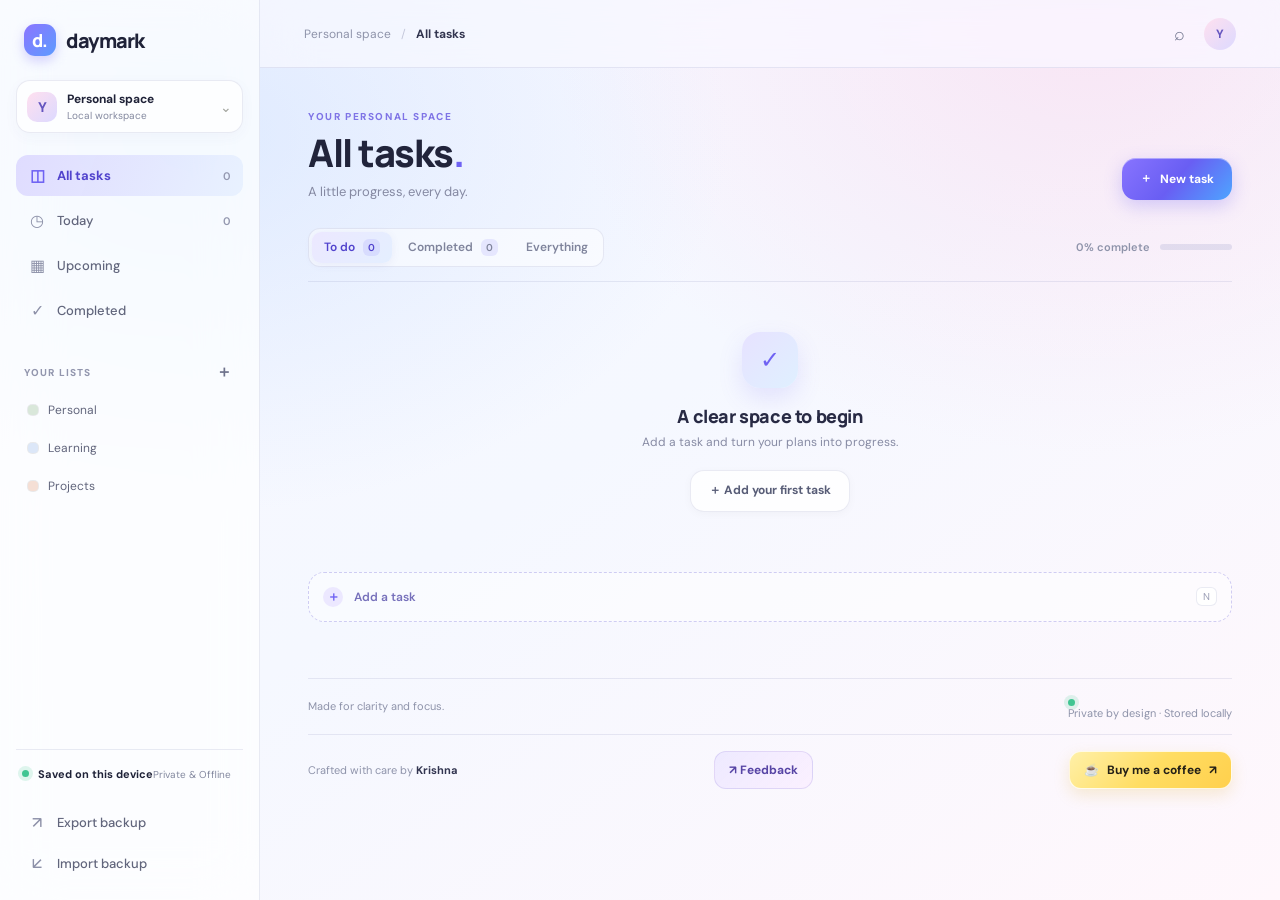
<file: index.html>
<!doctype html>
<html lang="en">
<head>
  <meta charset="utf-8">
  <meta name="viewport" content="width=device-width, initial-scale=1, viewport-fit=cover">
  <meta name="theme-color" content="#7167f8">
  <meta name="description" content="A calm, minimal personal to-do list with custom lists, covers, and task attachments.">
  <title>Daymark — To-do</title>
  
  <link rel="manifest" href="./manifest.webmanifest">
  <link rel="icon" href="./icon.svg" type="image/svg+xml">
  <link rel="apple-touch-icon" href="./icon-192.png">
  <link rel="stylesheet" href="./styles.css">
</head>
<body>
  <div class="app-shell">
    <aside class="sidebar" id="sidebar">
      <a class="brand" href="#" aria-label="Daymark home"><span class="brand-mark">d.</span><span>daymark</span></a>
      <button class="workspace-button" id="workspaceButton"><span class="avatar">Y</span><span><strong>Personal space</strong><small>Local workspace</small></span><span class="chevron">⌄</span></button>
      <nav class="main-nav" aria-label="Main navigation">
        <button class="nav-item active" data-view="all"><span class="nav-icon">◫</span> All tasks <span class="nav-count" id="allCount">0</span></button>
        <button class="nav-item" data-view="today"><span class="nav-icon">◷</span> Today <span class="nav-count" id="todayCount">0</span></button>
        <button class="nav-item" data-view="upcoming"><span class="nav-icon">▦</span> Upcoming</button>
        <button class="nav-item" data-view="completed"><span class="nav-icon">✓</span> Completed</button>
      </nav>
      <div class="sidebar-section">
        <div class="section-label"><span>YOUR LISTS</span><button class="icon-button small" id="addListSide" aria-label="Create list" title="Create list">＋</button></div>
        <div id="listNav" class="list-nav"></div>
      </div>
      <div class="sidebar-bottom">
        <div class="storage-note"><span class="status-dot"></span><span><strong id="storageStatusText">Saved on this device</strong><small>Private &amp; Offline</small></span></div>
        <button class="nav-item" id="backupButton"><span class="nav-icon">↗</span> Export backup</button>
        <label class="nav-item import-label"><span class="nav-icon">↙</span> Import backup<input id="importFile" type="file" accept="application/json,.json" hidden></label>
      </div>
    </aside>

    <main class="main-content">
      <header class="topbar">
        <button class="icon-button mobile-menu" id="menuButton" aria-label="Open menu">☰</button>
        <a class="topbar-brand" href="#" aria-label="Daymark home">
          <span class="brand-mark">d.</span>
          <span class="topbar-brand-name">daymark</span>
        </a>
        <div class="breadcrumbs"><span>Personal space</span><span class="crumb-divider">/</span><strong id="breadcrumbCurrent">All tasks</strong></div>
        <div class="top-actions">
          <button class="icon-button" id="searchButton" aria-label="Search tasks" title="Search">⌕</button>
          <button class="avatar user-avatar" aria-label="Local profile">Y</button>
        </div>
      </header>

      <section class="content-wrap">
        <div class="page-heading">
          <div class="heading-copy">
            <div class="eyebrow" id="pageEyebrow">YOUR PERSONAL SPACE</div>
            <h1 id="pageTitle">All tasks<span class="heading-period">.</span></h1>
            <p id="pageDescription">A little progress, every day.</p>
          </div>
          <button class="primary-button" id="newTaskButton"><span>＋</span> New task</button>
        </div>

        <div id="searchRow" class="search-row hidden">
          <span>⌕</span><input id="searchInput" placeholder="Search tasks, notes, or lists…" autocomplete="off">
          <button class="icon-button small" id="closeSearch" aria-label="Close search">×</button>
        </div>

        <!-- Top List Hero with Delete & Edit controls on top of Notes -->
        <section id="listHero" class="list-hero hidden">
          <div class="hero-image" id="heroImage"></div>
          <div class="hero-shade"></div>
          <div class="hero-content">
            <div class="hero-icon" id="heroIcon">✦</div>
            <div class="hero-text">
              <div class="hero-kicker">ACTIVE LIST</div>
              <h2 id="heroTitle">My list</h2>
              <p id="heroSubtitle">A place for what matters.</p>
            </div>
            <div class="hero-actions">
              <button class="glass-button" id="editListButton" title="Edit list name or color">✎ Edit list</button>
              <button class="glass-button danger-glass" id="deleteListButton" title="Delete this list">🗑 Delete list</button>
            </div>
          </div>
        </section>

        <div class="task-toolbar">
          <div class="view-tabs" id="viewTabs">
            <button class="view-tab active" data-filter="open">To do <span id="openCount">0</span></button>
            <button class="view-tab" data-filter="done">Completed <span id="doneCount">0</span></button>
            <button class="view-tab" data-filter="all">Everything</button>
          </div>
          <div class="toolbar-right"><span id="progressLabel">0% complete</span><div class="progress-track"><span id="progressBar"></span></div></div>
        </div>

        <div class="task-list" id="taskList"></div>
        
        <div class="empty-state" id="emptyState">
          <div class="empty-illustration"><span>✓</span></div>
          <h3 id="emptyTitle">A clear space to begin</h3>
          <p id="emptyDescription">Add a task and turn your plans into progress.</p>
          <button class="secondary-button" id="emptyAddButton">＋ Add your first task</button>
        </div>

        <button class="add-task-row" id="addTaskRow"><span class="add-circle">＋</span><span>Add a task</span><kbd>N</kbd></button>

        <footer class="page-footer">
          <span>Made for clarity and focus.</span>
          <span class="footer-privacy"><span class="footer-dot"></span> Private by design · Stored locally</span>
          <div class="creator-links" aria-label="Credits and links">
            <span class="creator-credit">Crafted with care by <strong>Krishna</strong></span>
            <a class="creator-link feedback-link" href="https://www.instagram.com/otaku_krishna1/" target="_blank" rel="noopener noreferrer" aria-label="Send feedback on Instagram">↗ Feedback</a>
            <a class="creator-link support-link" href="https://www.buymeacoffee.com/otaku_krishna" target="_blank" rel="noopener noreferrer" aria-label="Support Krishna by buying a coffee"><span aria-hidden="true">☕</span> Buy me a coffee <span class="support-arrow" aria-hidden="true">↗</span></a>
          </div>
        </footer>
      </section>
    </main>
  </div>

  <div class="mobile-scrim" id="mobileScrim"></div>

  <!-- Task Dialog -->
  <dialog class="modal" id="taskDialog">
    <form id="taskForm" method="dialog">
      <div class="modal-header">
        <div>
          <div class="eyebrow">TASK DETAILS</div>
          <h2 id="taskDialogTitle">New task</h2>
        </div>
        <button type="button" class="icon-button" data-close="taskDialog" aria-label="Close">×</button>
      </div>

      <label class="field-label" for="taskTitle">Task title <span>*</span></label>
      <input class="text-field title-field" id="taskTitle" maxlength="180" placeholder="What would you like to do?" required>

      <label class="field-label" for="taskNotes">Notes <span class="optional">Optional</span></label>
      <textarea class="text-field" id="taskNotes" rows="3" maxlength="2000" placeholder="Add descriptions, checklists, links or details…"></textarea>

      <label class="field-label" for="taskListSelect">Save to list</label>
      <select class="text-field" id="taskListSelect"></select>

      <!-- Reliable Schedule & Time Box -->
      <div class="schedule-box">
        <div class="schedule-box-header">
          <span class="schedule-icon">⏰</span>
          <strong>Due Date &amp; Time</strong>
          <button type="button" class="text-action-button" id="clearDueButton">Clear</button>
        </div>

        <div class="schedule-fields-row">
          <div class="schedule-field-col">
            <label class="sub-label" for="dueDateInput">Date</label>
            <input class="text-field date-field" id="dueDateInput" type="date">
            <div class="quick-chips">
              <button type="button" class="chip-button" id="quickToday">Today</button>
              <button type="button" class="chip-button" id="quickTomorrow">Tomorrow</button>
            </div>
          </div>
          <div class="schedule-field-col">
            <label class="sub-label" for="dueTimeInput">Time</label>
            <input class="text-field time-field" id="dueTimeInput" type="time">
            <div class="quick-chips">
              <button type="button" class="chip-button" data-preset-time="09:00">9:00 AM</button>
              <button type="button" class="chip-button" data-preset-time="13:00">1:00 PM</button>
              <button type="button" class="chip-button" data-preset-time="18:00">6:00 PM</button>
              <button type="button" class="chip-button" data-preset-time="21:00">9:00 PM</button>
            </div>
          </div>
        </div>
        <input type="hidden" id="taskDue">
      </div>

      <div class="attachment-area">
        <div>
          <label class="field-label">Attachments <span class="optional">Images</span></label>
          <p class="field-hint">Add reference photos or screenshots.</p>
        </div>
        <label class="upload-button">＋ Add images<input id="taskImages" type="file" accept="image/*" multiple hidden></label>
      </div>
      <div class="attachment-preview" id="taskAttachmentPreview"></div>

      <div class="modal-footer">
        <button type="button" class="secondary-button" data-close="taskDialog">Cancel</button>
        <button class="primary-button" type="submit">Save task <span>→</span></button>
      </div>
    </form>
  </dialog>

  <!-- List Dialog -->
  <dialog class="modal" id="listDialog">
    <form id="listForm" method="dialog">
      <div class="modal-header">
        <div>
          <div class="eyebrow">CUSTOMIZE COLLECTION</div>
          <h2 id="listDialogTitle">Create a list</h2>
        </div>
        <button type="button" class="icon-button" data-close="listDialog" aria-label="Close">×</button>
      </div>

      <label class="field-label" for="listName">List name <span>*</span></label>
      <input class="text-field title-field" id="listName" maxlength="80" placeholder="e.g. Work, Ideas, Fitness, Groceries" required>

      <label class="field-label" for="listDescription">Description <span class="optional">Optional</span></label>
      <input class="text-field" id="listDescription" maxlength="180" placeholder="What is this list for?">

      <label class="field-label">Theme color</label>
      <div class="color-options" id="colorOptions">
        <label><input type="radio" name="listColor" value="#D9E7DA" checked><span style="--swatch:#D9E7DA"></span></label>
        <label><input type="radio" name="listColor" value="#DCE7F8"><span style="--swatch:#DCE7F8"></span></label>
        <label><input type="radio" name="listColor" value="#F5DFD5"><span style="--swatch:#F5DFD5"></span></label>
        <label><input type="radio" name="listColor" value="#E9DFF5"><span style="--swatch:#E9DFF5"></span></label>
        <label><input type="radio" name="listColor" value="#F2E9C9"><span style="--swatch:#F2E9C9"></span></label>
        <label><input type="radio" name="listColor" value="#D7ECE9"><span style="--swatch:#D7ECE9"></span></label>
      </div>

      <label class="field-label">Cover banner <span class="optional">Optional</span></label>
      <div class="cover-picker" id="coverPicker">
        <div class="cover-placeholder">▧</div>
        <div><strong>Choose a cover banner</strong><small>Upload an image from your device</small></div>
        <label class="upload-button">Browse<input id="listCover" type="file" accept="image/*" hidden></label>
      </div>
      <div class="cover-preview hidden" id="coverPreview"></div>

      <div class="modal-footer">
        <button type="button" class="danger-button hidden" id="modalDeleteListBtn">🗑 Delete list</button>
        <button type="button" class="secondary-button" data-close="listDialog">Cancel</button>
        <button class="primary-button" type="submit">Save list <span>→</span></button>
      </div>
    </form>
  </dialog>

  <div class="toast" id="toast" role="status" aria-live="polite"></div>

  <script src="./app.js"></script>
  <script>
    if ("serviceWorker" in navigator && location.protocol.startsWith("http")) {
      window.addEventListener("load", () => {
        navigator.serviceWorker.register("./sw.js").catch(() => {});
      });
    }
  </script>
</body>
</html>
</file>
<file: styles.css>
@import url('https://fonts.googleapis.com/css2?family=DM+Sans:wght@400;500;600;700&family=Manrope:wght@400;500;600;700;800&display=swap');

:root {
  color-scheme: light;
  --bg: #f7f7f5;
  --paper: #ffffff;
  --ink: #1f2238;
  --muted: #83889f;
  --line: rgba(125, 130, 180, 0.16);
  --soft: #f0f1ec;
  --accent: #6f62f3;
  --accent-dark: #584be3;
  --accent-soft: #edeaff;
  --danger: #e24d6d;
  --danger-soft: #ffe8ef;
  --shadow: 0 18px 50px rgba(38, 48, 37, .07);
  --radius: 16px;
  --font: "DM Sans", -apple-system, BlinkMacSystemFont, "Segoe UI", Roboto, Helvetica, Arial, sans-serif;
}

* { box-sizing: border-box; }
html { min-height: 100%; background: var(--bg); scroll-behavior: smooth; }
body {
  margin: 0;
  color: var(--ink);
  background:
    radial-gradient(ellipse at 85% 2%, rgba(255,190,222,.32), transparent 35%),
    radial-gradient(ellipse at 15% 15%, rgba(180,211,255,.36), transparent 35%),
    linear-gradient(145deg, #f8f7ff 0%, #f5f8ff 48%, #fff7fc 100%);
  background-attachment: fixed;
  font-family: var(--font);
  font-size: 14px;
  -webkit-font-smoothing: antialiased;
}

button, input, textarea, select { font: inherit; }
button { cursor: pointer; }
button:focus-visible, input:focus-visible, textarea:focus-visible, select:focus-visible, label:focus-within {
  outline: 3px solid rgba(111, 98, 243, .35);
  outline-offset: 2px;
}
button, .nav-item, .primary-button, .secondary-button, .icon-button, .task-row, .list-link { -webkit-tap-highlight-color: transparent; }

/* Sidebar */
.app-shell { min-height: 100vh; }
.sidebar {
  position: fixed;
  inset: 0 auto 0 0;
  width: 260px;
  padding: 24px 16px 16px;
  background: rgba(255, 255, 255, .72);
  border-right: 1px solid var(--line);
  display: flex;
  flex-direction: column;
  z-index: 20;
  overflow-y: auto;
  backdrop-filter: blur(28px) saturate(160%);
  -webkit-backdrop-filter: blur(28px) saturate(160%);
}
.brand { display: flex; align-items: center; gap: 10px; padding: 0 8px 24px; color: var(--ink); text-decoration: none; font: 800 20px Manrope, sans-serif; letter-spacing: -.8px; }
.brand-mark {
  display: grid; place-items: center; width: 32px; height: 32px; border-radius: 11px;
  background: linear-gradient(135deg, #8c75ff, #5c9bff); color: white; font-size: 18px;
  box-shadow: 0 5px 12px rgba(111, 98, 243, .28);
}
.workspace-button {
  width: 100%; display: flex; align-items: center; gap: 10px; border: 1px solid var(--line);
  background: rgba(255,255,255,.75); border-radius: 14px; padding: 10px; text-align: left;
  margin-bottom: 22px; color: var(--ink); transition: border-color .2s, transform .2s, background .2s;
  box-shadow: 0 4px 14px rgba(80,85,150,.04);
}
.workspace-button:hover { background: #fff; border-color: rgba(111, 98, 243, .3); transform: translateY(-1px); }
.avatar { display: grid; place-items: center; width: 30px; height: 30px; border-radius: 10px; background: linear-gradient(135deg, #ffe0ef, #dcd9ff); color: #6455bf; font-weight: 700; flex: 0 0 auto; }
.workspace-button strong { display: block; font-size: 12px; font-weight: 700; }
.workspace-button small { display: block; color: var(--muted); font-size: 10px; margin-top: 2px; }
.chevron { margin-left: auto; color: #a2a59e; }

.main-nav { display: grid; gap: 4px; }
.nav-item {
  width: 100%; border: 0; background: transparent; color: #61657c; display: flex; align-items: center;
  gap: 11px; padding: 10px 12px; border-radius: 12px; text-align: left; font-size: 13px; font-weight: 500;
  text-decoration: none; transition: background .18s, color .18s, transform .18s;
}
.nav-item:hover { background: rgba(125, 125, 245, .09); color: var(--accent); }
.nav-item.active { background: linear-gradient(110deg, rgba(220, 216, 255, .9), rgba(230, 240, 255, .92)); color: #5143cd; font-weight: 700; }
.nav-icon { width: 18px; text-align: center; font-size: 16px; color: #8c90a8; }
.nav-item.active .nav-icon { color: var(--accent); }
.nav-count { margin-left: auto; color: #9498b0; font-size: 11px; font-weight: 600; }

.sidebar-section { margin-top: 28px; }
.section-label { display: flex; align-items: center; justify-content: space-between; color: #9296ae; font-size: 10px; font-weight: 800; letter-spacing: 1.1px; padding: 0 8px 8px; }
.icon-button {
  width: 34px; height: 34px; display: inline-grid; place-items: center; border: 1px solid transparent;
  border-radius: 10px; background: transparent; color: #6e728c; font-size: 18px; transition: background .18s, border-color .18s, transform .18s;
}
.icon-button:hover { background: rgba(255,255,255,.9); border-color: var(--line); color: var(--accent); }
.icon-button:active { transform: scale(.92); }
.icon-button.small { width: 26px; height: 26px; font-size: 16px; }

.list-nav { display: grid; gap: 4px; }
.list-link-wrapper { display: flex; align-items: center; position: relative; border-radius: 12px; }
.list-link-wrapper:hover .sidebar-list-delete { opacity: 1; pointer-events: auto; }
.list-link {
  display: flex; align-items: center; gap: 10px; width: 100%; border: 0; background: transparent;
  border-radius: 12px; padding: 9px 12px; color: #61657c; text-align: left; font-size: 12px; transition: background .18s;
}
.list-link:hover { background: rgba(125,125,245,.09); color: var(--accent); }
.list-link.active { background: linear-gradient(110deg, rgba(220, 216, 255, .9), rgba(230, 240, 255, .92)); color: #5143cd; font-weight: 700; }
.list-color { width: 10px; height: 10px; border-radius: 4px; flex: 0 0 auto; box-shadow: 0 0 0 1px rgba(0,0,0,.08); }
.list-link-count { margin-left: auto; color: #9a9eb4; font-size: 11px; padding-right: 4px; }
.sidebar-list-delete {
  opacity: 0; pointer-events: none; width: 22px; height: 22px; border: 0; border-radius: 6px;
  background: rgba(226, 77, 109, .14); color: var(--danger); font-size: 14px; display: grid;
  place-items: center; margin-right: 6px; transition: opacity .18s, transform .15s, background .15s;
}
.sidebar-list-delete:hover { background: var(--danger); color: white; transform: scale(1.1); }

.sidebar-bottom { margin-top: auto; padding-top: 20px; }
.storage-note { display: flex; align-items: center; gap: 9px; border-top: 1px solid var(--line); padding: 14px 6px; margin-bottom: 6px; }
.status-dot, .footer-dot { display: block; width: 7px; height: 7px; border-radius: 50%; background: #40c592; box-shadow: 0 0 0 4px rgba(64,197,146,.16); flex: 0 0 auto; }
.storage-note strong { font-size: 11px; font-weight: 700; }
.storage-note small { color: var(--muted); font-size: 10px; margin-top: 2px; }

/* Main layout */
.main-content { margin-left: 260px; min-height: 100vh; }
.topbar {
  height: 68px; border-bottom: 1px solid var(--line); display: flex; align-items: center;
  justify-content: space-between; padding: 0 44px; background: rgba(248, 248, 255, .72);
  backdrop-filter: blur(24px) saturate(160%); -webkit-backdrop-filter: blur(24px) saturate(160%);
  position: sticky; top: 0; z-index: 10; gap: 14px;
}
.topbar-brand { display: none; align-items: center; gap: 9px; color: var(--ink); text-decoration: none; font: 800 18px Manrope, sans-serif; letter-spacing: -.7px; }
.breadcrumbs { display: flex; align-items: center; gap: 10px; color: #8e93aa; font-size: 12px; }
.breadcrumbs strong { color: #323550; font-weight: 700; }
.crumb-divider { color: #c4c7db; }
.top-actions { display: flex; align-items: center; gap: 8px; margin-left: auto; }
.user-avatar { border: 0; width: 32px; height: 32px; border-radius: 50%; font-size: 12px; }
.mobile-menu { display: none; }
.content-wrap { max-width: 1060px; margin: 0 auto; padding: 42px 48px 32px; }

/* Headings & Buttons */
.page-heading { display: flex; align-items: flex-end; justify-content: space-between; gap: 24px; margin-bottom: 28px; }
.eyebrow { color: #7f74e6; font-size: 10px; font-weight: 800; letter-spacing: 1.6px; margin-bottom: 8px; }
h1 { font: 800 clamp(28px, 3.2vw, 38px)/1.15 Manrope, sans-serif; letter-spacing: -1.5px; margin: 0 0 8px; color: #21243b; }
.heading-period { color: var(--accent); }
.page-heading p { margin: 0; color: #8589a2; font-size: 13px; }

.primary-button, .secondary-button, .glass-button, .danger-button {
  border: 0; border-radius: 14px; display: inline-flex; align-items: center; justify-content: center;
  gap: 8px; min-height: 42px; padding: 0 18px; font-size: 12px; font-weight: 700;
  transition: transform .18s ease, box-shadow .18s ease, background .18s ease, color .18s ease;
}
.primary-button {
  color: white; background: linear-gradient(130deg, #8874ff 0%, #695ef3 50%, #4ea5ff 100%);
  box-shadow: 0 6px 18px rgba(111, 98, 243, .28), inset 0 1px 0 rgba(255,255,255,.4);
}
.primary-button:hover { transform: translateY(-1px); box-shadow: 0 10px 24px rgba(111, 98, 243, .36); }
.primary-button:active, .secondary-button:active, .glass-button:active, .danger-button:active { transform: scale(.97); }
.secondary-button { color: #585d77; border: 1px solid var(--line); background: rgba(255,255,255,.8); box-shadow: 0 2px 10px rgba(0,0,0,.03); }
.secondary-button:hover { background: #fff; border-color: rgba(111,98,243,.3); color: var(--accent); }
.danger-button { color: white; background: var(--danger); box-shadow: 0 4px 14px rgba(226, 77, 109, .25); }
.danger-button:hover { background: #cf3e5d; box-shadow: 0 6px 18px rgba(226, 77, 109, .32); }

.search-row {
  display: flex; align-items: center; gap: 10px; border: 1px solid var(--line); border-radius: 14px;
  background: rgba(255,255,255,.85); padding: 6px 10px 6px 14px; margin: -10px 0 24px;
  box-shadow: 0 6px 20px rgba(80,85,150,.05);
}
.search-row input { flex: 1; border: 0; outline: 0; padding: 8px 0; color: var(--ink); background: transparent; font-size: 13px; }
.hidden { display: none !important; }

/* List Hero Top Banner with Delete List Action */
.list-hero {
  height: 180px; border-radius: 20px; overflow: hidden; position: relative; margin-bottom: 28px;
  background: #dfe9df; box-shadow: 0 12px 30px rgba(70, 75, 120, .12); border: 1px solid rgba(255,255,255,.9);
}
.hero-image, .hero-shade { position: absolute; inset: 0; }
.hero-image { background-position: center; background-size: cover; }
.hero-shade { background: linear-gradient(105deg, rgba(30, 28, 65, .75), rgba(45, 38, 95, .35) 60%, rgba(20, 20, 40, .15)); }
.hero-content {
  position: absolute; inset: 0; display: flex; align-items: center; padding: 24px 28px;
  gap: 18px; color: white;
}
.hero-icon {
  width: 48px; height: 48px; display: grid; place-items: center; border-radius: 15px;
  background: rgba(255,255,255,.2); border: 1px solid rgba(255,255,255,.35); backdrop-filter: blur(10px);
  font-size: 22px; flex: 0 0 auto;
}
.hero-text { margin-right: auto; min-width: 0; }
.hero-kicker { font-size: 9px; font-weight: 800; letter-spacing: 1.4px; opacity: .85; margin-bottom: 4px; }
.hero-text h2 { font: 800 24px Manrope, sans-serif; letter-spacing: -.7px; margin: 0 0 4px; overflow: hidden; text-overflow: ellipsis; white-space: nowrap; }
.hero-text p { font-size: 12px; margin: 0; color: rgba(255,255,255,.85); }
.hero-actions { display: flex; align-items: center; gap: 9px; flex-wrap: wrap; }
.glass-button {
  color: white; border: 1px solid rgba(255,255,255,.4); background: rgba(255,255,255,.18);
  backdrop-filter: blur(14px); -webkit-backdrop-filter: blur(14px); border-radius: 12px;
}
.glass-button:hover { background: rgba(255,255,255,.32); border-color: rgba(255,255,255,.6); transform: translateY(-1px); }
.glass-button.danger-glass { background: rgba(226, 77, 109, .32); border-color: rgba(255, 160, 180, .5); }
.glass-button.danger-glass:hover { background: rgba(226, 77, 109, .65); border-color: rgba(255, 200, 215, .8); }

/* Tasks Toolbar */
.task-toolbar { display: flex; align-items: center; justify-content: space-between; gap: 16px; border-bottom: 1px solid var(--line); padding-bottom: 14px; }
.view-tabs { display: flex; align-items: center; gap: 4px; background: rgba(255,255,255,.5); border: 1px solid var(--line); border-radius: 12px; padding: 3px; }
.view-tab { border: 0; background: transparent; color: #7f849c; border-radius: 9px; padding: 7px 12px; font-size: 12px; font-weight: 600; transition: background .18s, color .18s; }
.view-tab:hover { background: rgba(111,98,243,.08); color: var(--accent); }
.view-tab.active { color: #5143cd; background: linear-gradient(135deg,#ece8ff,#e4efff); box-shadow: 0 2px 8px rgba(87,83,180,.08); }
.view-tab span { display: inline-grid; place-items: center; min-width: 17px; height: 17px; padding: 0 5px; margin-left: 5px; background: rgba(111,98,243,.12); border-radius: 6px; font-size: 10px; }
.toolbar-right { display: flex; align-items: center; gap: 10px; color: #8e93aa; font-size: 11px; font-weight: 600; }
.progress-track { width: 72px; height: 6px; background: rgba(125,130,180,.18); border-radius: 10px; overflow: hidden; }
.progress-track span { display: block; height: 100%; width: 0; border-radius: inherit; background: linear-gradient(90deg, #8b75ff, #5cb4ff, #51cfab); transition: width .35s ease; }

/* Task Row styling */
.task-list { padding-top: 8px; }
.task-row {
  display: flex; align-items: flex-start; gap: 14px; padding: 16px 16px; margin: 8px 0;
  border: 1px solid rgba(255,255,255,.9); border-radius: 16px; background: rgba(255, 255, 255, .68);
  box-shadow: 0 4px 16px rgba(83,88,155,.03); backdrop-filter: blur(12px); -webkit-backdrop-filter: blur(12px);
  transition: transform .2s, background .2s, border-color .2s, box-shadow .2s;
}
.task-row:hover { background: rgba(255, 255, 255, .92); border-color: rgba(154,145,255,.3); box-shadow: 0 8px 24px rgba(83,88,155,.07); transform: translateY(-1px); }
.task-check {
  flex: 0 0 auto; appearance: none; -webkit-appearance: none; width: 20px; height: 20px; border: 1.8px solid #c2c3e2; border-radius: 50%;
  background: white; margin: 2px 0 0; cursor: pointer; display: grid; place-items: center;
  transition: background .2s, border-color .2s, transform .2s, box-shadow .2s;
}
.task-check:hover { border-color: var(--accent); box-shadow: 0 0 0 4px rgba(111,98,243,.12); }
.task-check:checked { background: linear-gradient(135deg, #8874ff, #5c9dff); border-color: transparent; }
.task-check:checked::after { content: "✓"; color: white; font-size: 11px; font-weight: 800; }
.task-body { flex: 1; min-width: 0; }
.task-title { display: block; color: #282b42; font-size: 13px; font-weight: 700; line-height: 1.5; overflow-wrap: anywhere; }
.task-row.is-done .task-title { color: #9c9fb6; text-decoration: line-through; text-decoration-color: #adb0c7; }
.task-notes { margin: 5px 0 0; color: #767a94; font-size: 12px; line-height: 1.55; white-space: pre-wrap; overflow-wrap: anywhere; }
.task-meta { display: flex; align-items: center; flex-wrap: wrap; gap: 8px; margin-top: 8px; font-size: 11px; }
.task-meta .due { display: inline-flex; align-items: center; gap: 5px; padding: 4px 8px; border-radius: 8px; background: #eeedff; color: #6255c8; font-weight: 600; }
.task-meta .due.overdue { color: #cf3e5d; background: #ffe8ef; }
.task-meta .list-pill { display: inline-flex; align-items: center; gap: 6px; padding: 3px 8px; border-radius: 8px; background: rgba(0,0,0,.04); color: #5d617a; font-weight: 600; }
.task-meta .list-pill i { width: 7px; height: 7px; border-radius: 3px; }
.task-meta .created-at { padding: 3px 8px; border-radius: 999px; background: rgba(132, 123, 230, .1); color: #736faa; font-size: 10px; font-weight: 500; }
.task-images { display: flex; gap: 8px; margin-top: 10px; flex-wrap: wrap; }
.task-images button { width: 64px; height: 56px; padding: 0; overflow: hidden; border: 1px solid var(--line); border-radius: 10px; background: #eee; }
.task-images img { width: 100%; height: 100%; object-fit: cover; display: block; transition: transform .25s; }
.task-images button:hover img { transform: scale(1.06); }
.task-actions { display: flex; gap: 4px; opacity: 0; transition: opacity .18s; }
.task-row:hover .task-actions, .task-row:focus-within .task-actions { opacity: 1; }
.task-actions button { width: 30px; height: 30px; border: 0; background: transparent; border-radius: 8px; color: #8e92a8; font-size: 15px; }
.task-actions button:hover { color: var(--accent); background: #edeaff; }
.task-actions button[data-delete-task]:hover { color: var(--danger); background: var(--danger-soft); }

.add-task-row {
  width: 100%; display: flex; align-items: center; gap: 11px; border: 1px dashed rgba(126,119,220,.35);
  background: rgba(255,255,255,.45); color: #7670bb; text-align: left; padding: 14px 14px; font-size: 12px;
  font-weight: 600; border-radius: 16px; margin-top: 10px; transition: color .18s, background .18s, border-color .18s;
}
.add-task-row:hover { background: rgba(255,255,255,.85); color: var(--accent); border-color: var(--accent); }
.add-circle { display: grid; place-items: center; width: 20px; height: 20px; border-radius: 50%; background: #ece8ff; color: var(--accent); font-size: 13px; font-weight: 700; }
.add-task-row kbd { margin-left: auto; border: 1px solid var(--line); border-radius: 6px; padding: 2px 6px; font: 10px var(--font); color: #9c9fb6; background: white; }

.empty-state { display: none; padding: 50px 20px; text-align: center; }
.empty-state.visible { display: block; }
.empty-illustration { width: 56px; height: 56px; display: grid; place-items: center; border-radius: 18px; background: linear-gradient(135deg, #e7e2ff, #dff0ff); color: var(--accent); font-size: 24px; margin: 0 auto 16px; box-shadow: 0 10px 24px rgba(111,98,243,.15); }
.empty-state h3 { font: 800 18px Manrope, sans-serif; letter-spacing: -.4px; margin: 0 0 6px; color: #282a44; }
.empty-state p { color: #878ba4; font-size: 12px; margin: 0 0 20px; }

/* Modals & Dialogs */
.modal {
  width: min(520px, calc(100% - 32px)); max-height: min(90vh, 820px); overflow-y: auto;
  border: 1px solid rgba(255,255,255,.9); border-radius: 24px; padding: 28px;
  background: linear-gradient(145deg, rgba(255,255,255,.98), rgba(248,248,255,.98));
  color: var(--ink); box-shadow: 0 28px 90px rgba(43,42,96,.22); backdrop-filter: blur(28px);
}
.modal::backdrop { background: rgba(30, 28, 60, .32); backdrop-filter: blur(6px); -webkit-backdrop-filter: blur(6px); }
.modal-header { display: flex; align-items: flex-start; justify-content: space-between; margin-bottom: 22px; }
.modal-header h2 { font: 800 24px Manrope, sans-serif; letter-spacing: -.8px; margin: 0; color: #23253f; }
.field-label { display: flex; align-items: center; gap: 6px; color: #4b4e67; font-size: 12px; font-weight: 700; margin: 18px 0 8px; }
.field-label > span:first-child:not(.optional) { color: var(--danger); }
.optional { color: #9a9eb2; font-size: 11px; font-weight: 500; }
.text-field {
  width: 100%; border: 1px solid rgba(130,132,184,.22); border-radius: 12px; background: rgba(255,255,255,.85);
  color: var(--ink); padding: 11px 14px; outline: none; font-size: 13px; transition: border-color .18s, box-shadow .18s, background .18s;
}
.text-field:focus { border-color: var(--accent); box-shadow: 0 0 0 4px rgba(111,98,243,.14); background: #fff; }
.title-field { font-size: 14px; padding: 13px 14px; font-weight: 600; }
textarea.text-field { resize: vertical; line-height: 1.55; }
.field-hint { color: #8e92a8; font-size: 11px; margin: 3px 0 0; }

/* The Fixed Schedule & Time Box */
.schedule-box {
  margin-top: 18px; padding: 16px; border-radius: 16px;
  background: linear-gradient(135deg, rgba(244, 242, 255, .7), rgba(240, 246, 255, .7));
  border: 1px solid rgba(125, 120, 220, .18);
}
.schedule-box-header { display: flex; align-items: center; gap: 8px; margin-bottom: 12px; color: #373a56; font-size: 12px; }
.schedule-icon { font-size: 16px; }
.text-action-button {
  margin-left: auto; border: 0; background: transparent; color: var(--danger);
  font-size: 11px; font-weight: 700; padding: 2px 6px; border-radius: 6px;
}
.text-action-button:hover { background: rgba(226,77,109,.1); }
.schedule-fields-row { display: grid; grid-template-columns: 1fr 1fr; gap: 12px; }
.schedule-field-col { display: flex; flex-direction: column; gap: 6px; }
.sub-label { font-size: 11px; font-weight: 700; color: #626682; }
.date-field, .time-field { height: 42px; font-size: 13px; font-weight: 600; }
.quick-chips { display: flex; flex-wrap: wrap; gap: 5px; margin-top: 4px; }
.chip-button {
  border: 1px solid rgba(120, 110, 220, .18); border-radius: 8px; background: rgba(255,255,255,.75);
  color: #5d54a8; font-size: 10px; font-weight: 700; padding: 4px 8px; transition: background .15s, border-color .15s, transform .15s;
}
.chip-button:hover { background: #fff; border-color: var(--accent); color: var(--accent); transform: translateY(-1px); }

/* Color options & Cover picker */
.color-options { display: flex; align-items: center; gap: 12px; padding: 6px 0; }
.color-options label { cursor: pointer; }
.color-options input { position: absolute; opacity: 0; width: 1px; height: 1px; }
.color-options span { display: block; width: 28px; height: 28px; border-radius: 50%; background: var(--swatch); border: 2px solid white; box-shadow: 0 0 0 1px #d6d9e8; transition: transform .18s, box-shadow .18s; }
.color-options input:checked + span { box-shadow: 0 0 0 2px var(--accent); transform: scale(1.12); }
.cover-picker { display: flex; align-items: center; gap: 12px; border: 1px dashed rgba(130,132,184,.3); border-radius: 14px; padding: 12px; }
.cover-placeholder { width: 44px; height: 44px; display: grid; place-items: center; border-radius: 10px; background: #eef1f8; color: #7f859f; font-size: 20px; }
.cover-picker strong { display: block; font-size: 12px; font-weight: 700; }
.cover-picker small { display: block; color: var(--muted); font-size: 10px; margin-top: 2px; }
.cover-preview { height: 100px; margin-top: 10px; border-radius: 12px; background-size: cover; background-position: center; border: 1px solid var(--line); }
.modal-footer { display: flex; align-items: center; justify-content: flex-end; gap: 10px; padding-top: 24px; margin-top: 24px; border-top: 1px solid var(--line); }
.modal-footer .danger-button { margin-right: auto; }

/* Toast */
.toast {
  position: fixed; z-index: 100; left: 50%; bottom: max(25px, env(safe-area-inset-bottom));
  transform: translate(-50%, 14px); background: rgba(35, 34, 60, .92); color: white;
  padding: 12px 18px; border-radius: 14px; font-size: 12px; font-weight: 600;
  box-shadow: 0 14px 35px rgba(0,0,0,.2); opacity: 0; pointer-events: none;
  transition: opacity .2s, transform .2s; backdrop-filter: blur(12px);
}
.toast.show { opacity: 1; transform: translate(-50%, 0); }

/* Creator Footer */
.page-footer { display: flex; justify-content: space-between; flex-wrap: wrap; gap: 14px; margin-top: 56px; padding-top: 20px; border-top: 1px solid var(--line); color: #8e93aa; font-size: 11px; }
.creator-links { width: 100%; display: flex; align-items: center; justify-content: space-between; flex-wrap: wrap; gap: 12px; padding-top: 16px; border-top: 1px solid var(--line); }
.creator-credit strong { color: #323550; font-weight: 700; }
.creator-link { display: inline-flex; align-items: center; gap: 8px; min-height: 38px; padding: 8px 14px; border-radius: 12px; text-decoration: none; font-size: 12px; font-weight: 700; transition: transform .2s ease, box-shadow .2s ease; }
.creator-link:hover { transform: translateY(-2px); }
.feedback-link { color: #5745a5; background: linear-gradient(135deg, rgba(236,231,255,.9), rgba(250,239,255,.85)); border: 1px solid rgba(135,116,215,.2); }
.support-link { color: #242017; background: linear-gradient(135deg, #fff0a8, #ffdd62 52%, #ffd04d); border: 1px solid rgba(255,255,255,.8); box-shadow: 0 6px 16px rgba(216,166,24,.18); }

/* iOS & Mobile Fixes */
@media (max-width: 768px) {
  /* Prevent iOS Safari from zooming in on focus */
  input, textarea, select, .text-field, .title-field, .date-field, .time-field {
    font-size: 16px !important;
  }
}

@media (max-width: 820px) {
  .sidebar { width: min(290px, 86vw); transform: translateX(-102%); transition: transform .25s ease; }
  .sidebar.open { transform: translateX(0); box-shadow: 18px 0 60px rgba(25,35,70,.15); }
  .main-content { margin-left: 0; }
  .topbar { padding: 0 18px; }
  .mobile-menu { display: inline-grid; }
  .topbar-brand { display: inline-flex; }
  .breadcrumbs { display: none; }
  .content-wrap { padding: 26px 18px 24px; }
  .hero-content { flex-direction: column; align-items: flex-start; padding: 20px; }
  .hero-actions { width: 100%; justify-content: flex-end; }
  .list-hero { height: auto; min-height: 180px; }
  .mobile-scrim.visible { display: block; position: fixed; inset: 0; z-index: 15; background: rgba(30,28,60,.3); backdrop-filter: blur(2px); }
}

@media (max-width: 520px) {
  .schedule-fields-row { grid-template-columns: 1fr; }
  .task-actions { opacity: 1; }
}

@media (prefers-reduced-motion: reduce) {
  *, *::before, *::after { scroll-behavior: auto !important; animation-duration: .01ms !important; transition-duration: .01ms !important; }
}
</file>
